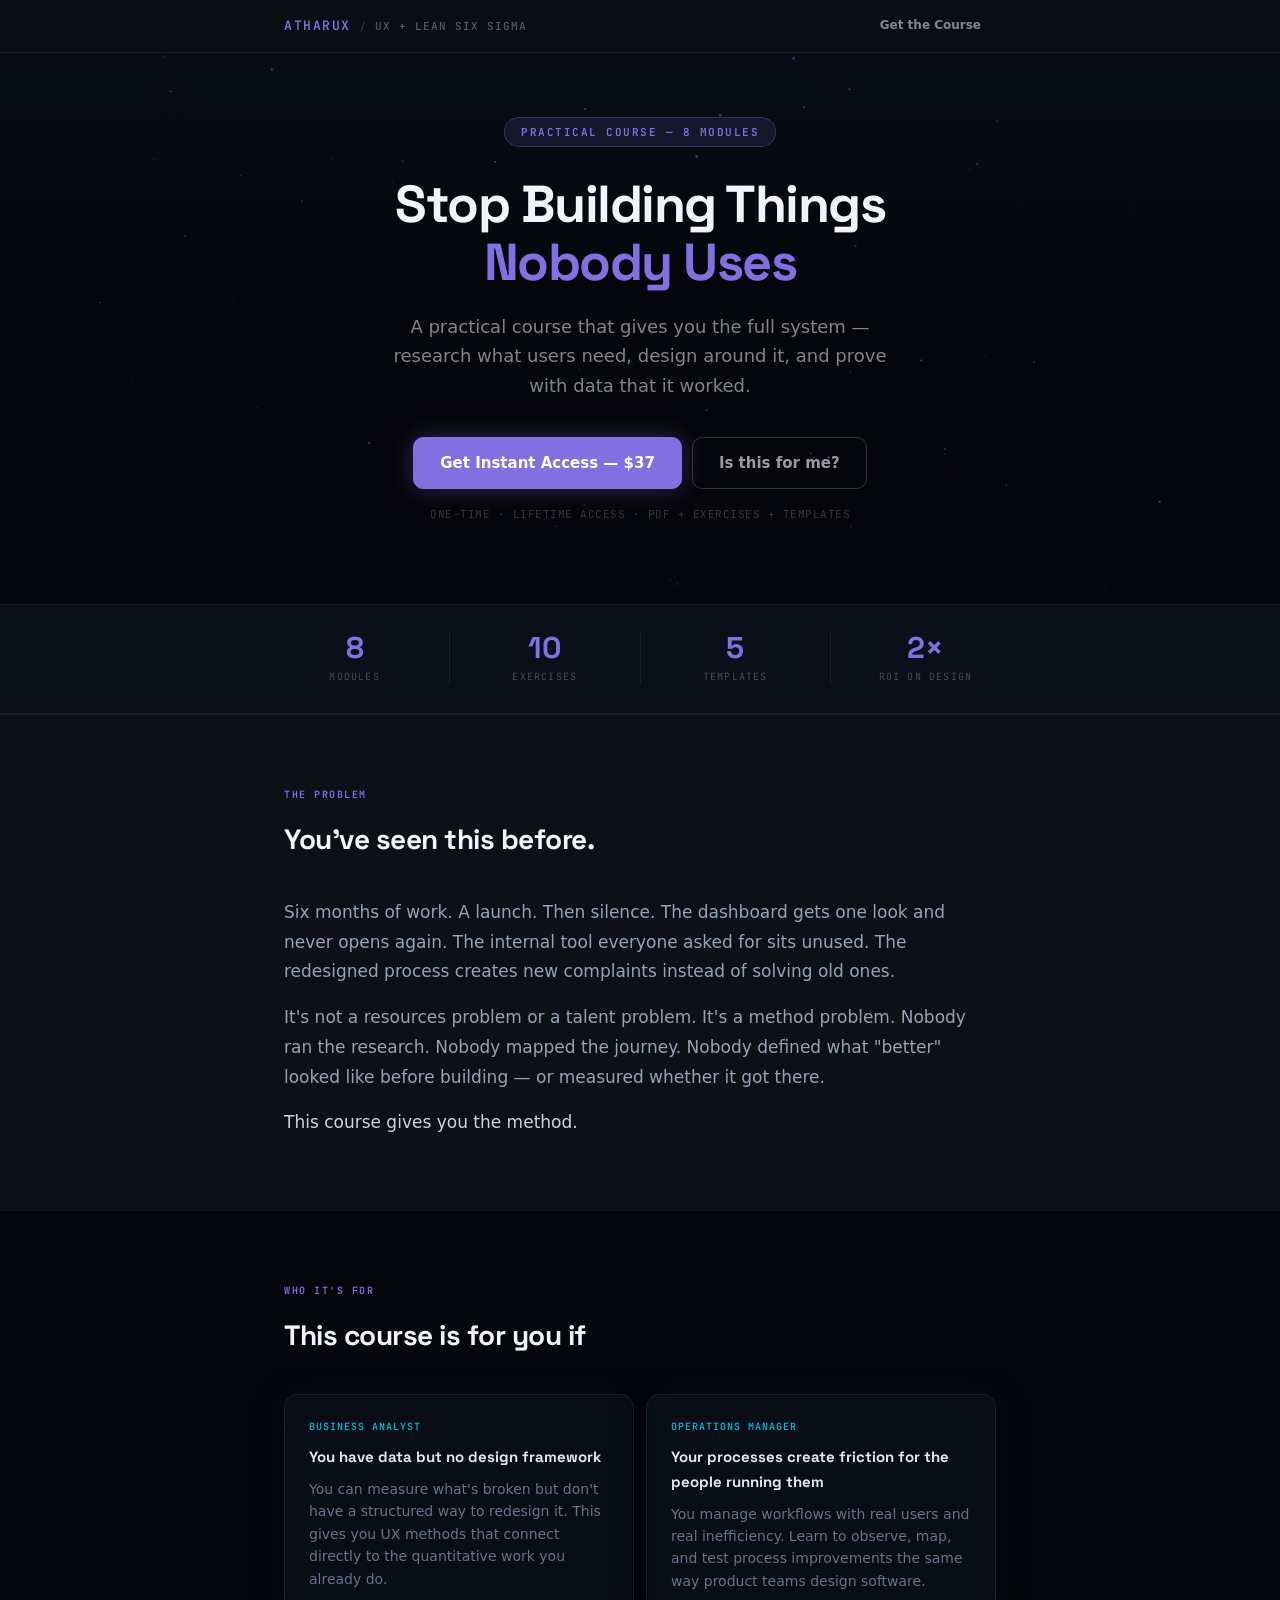
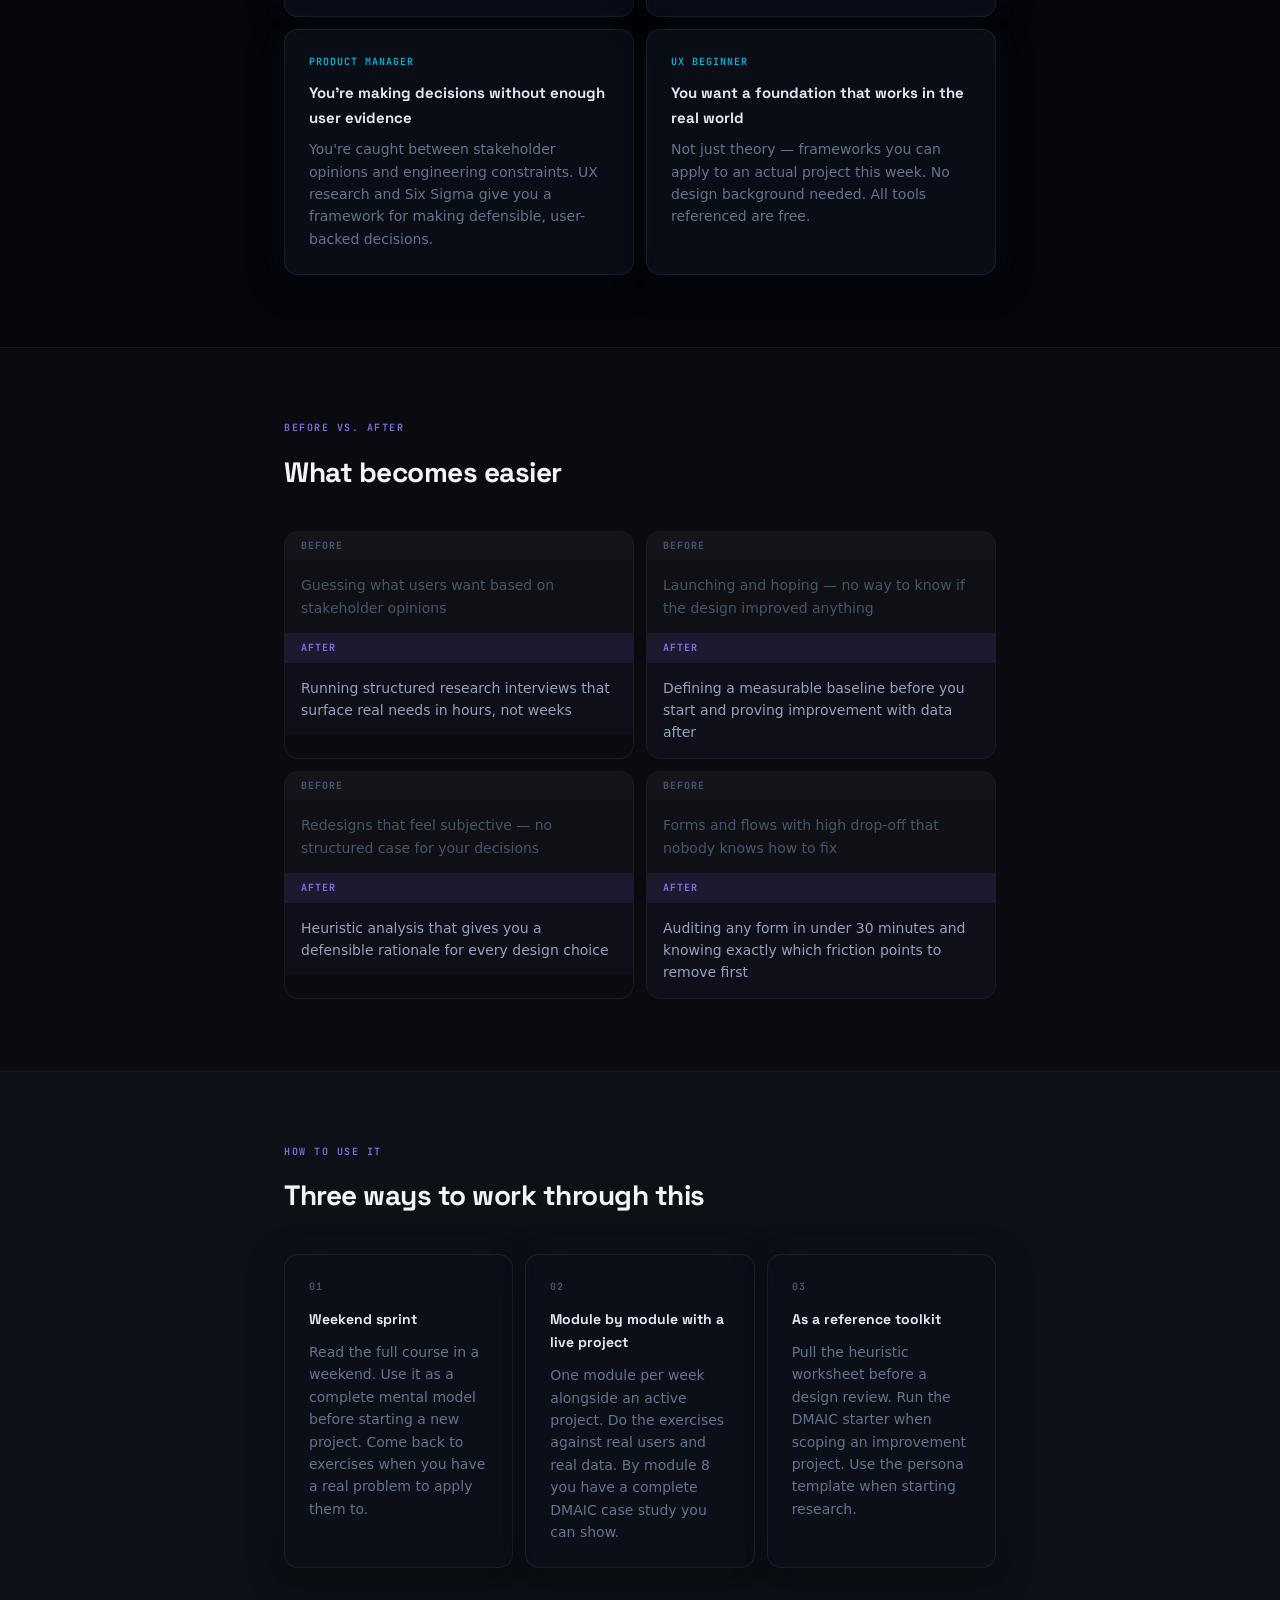
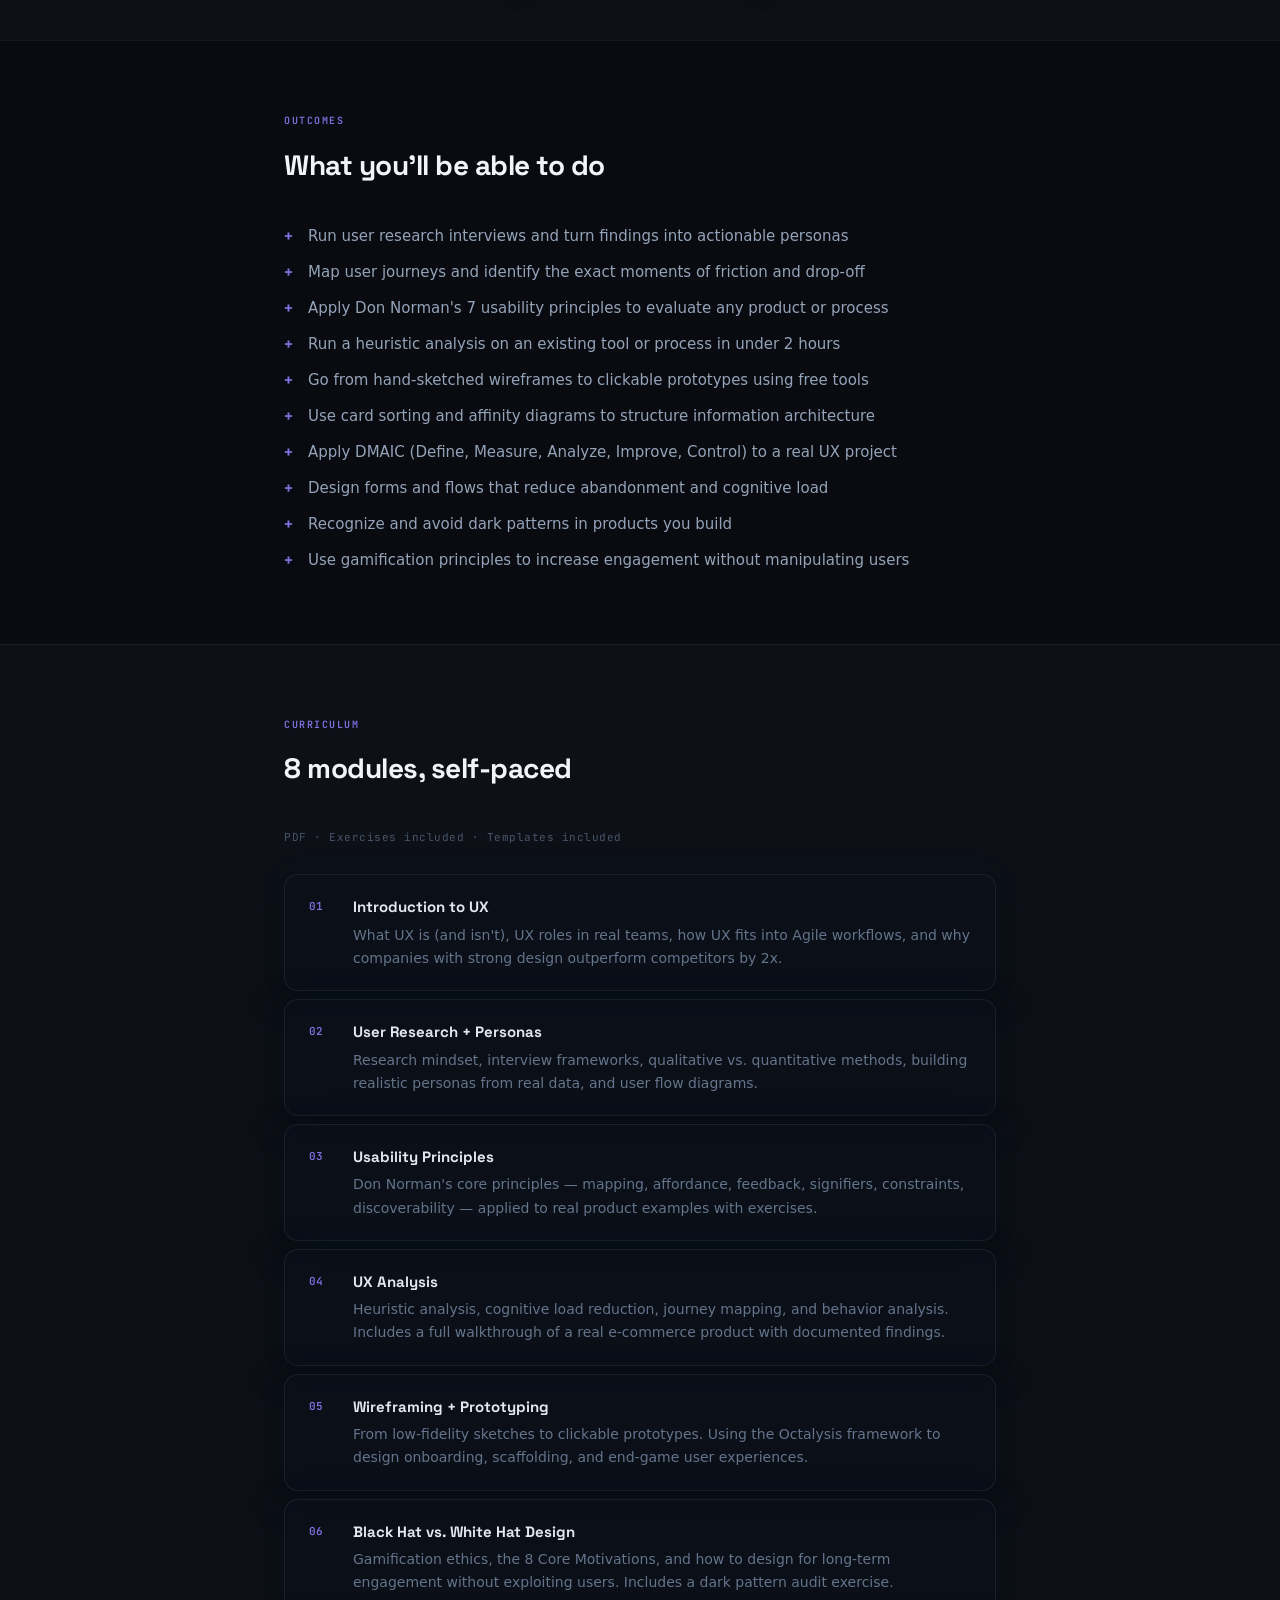
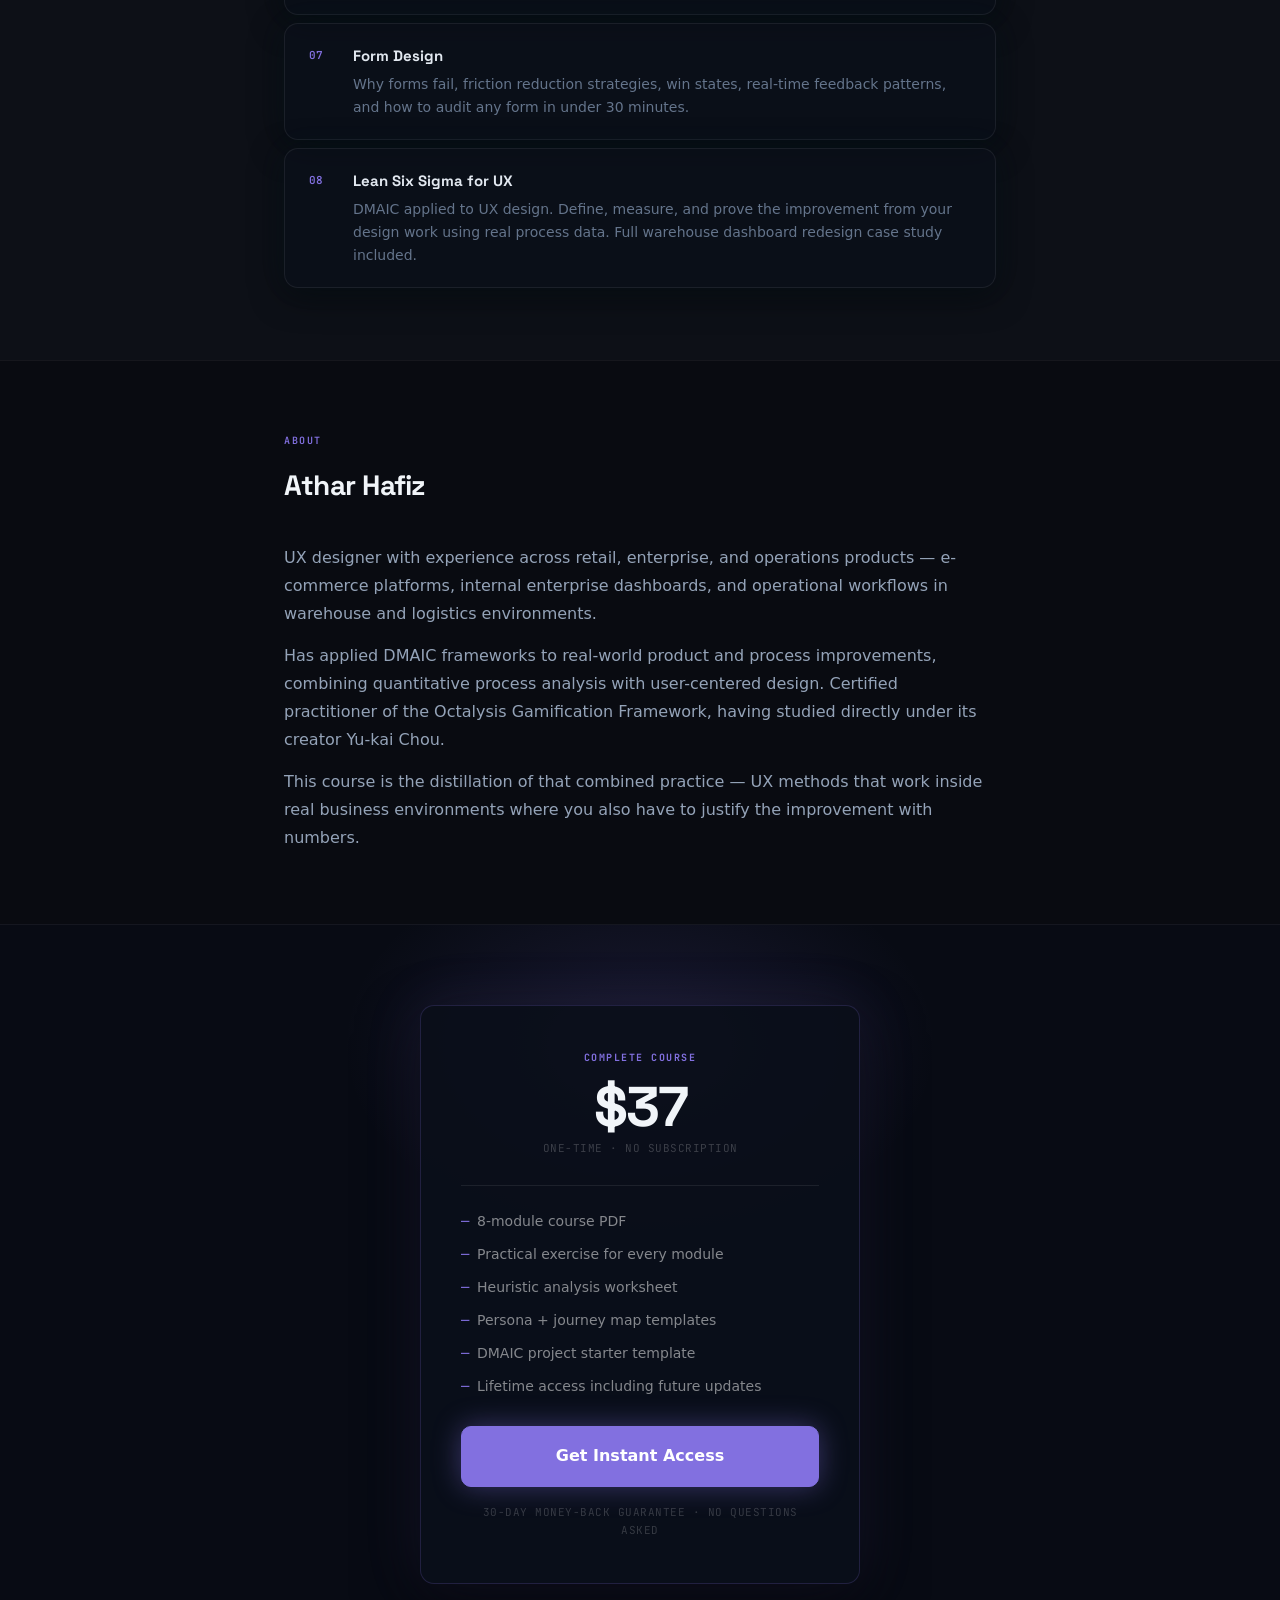
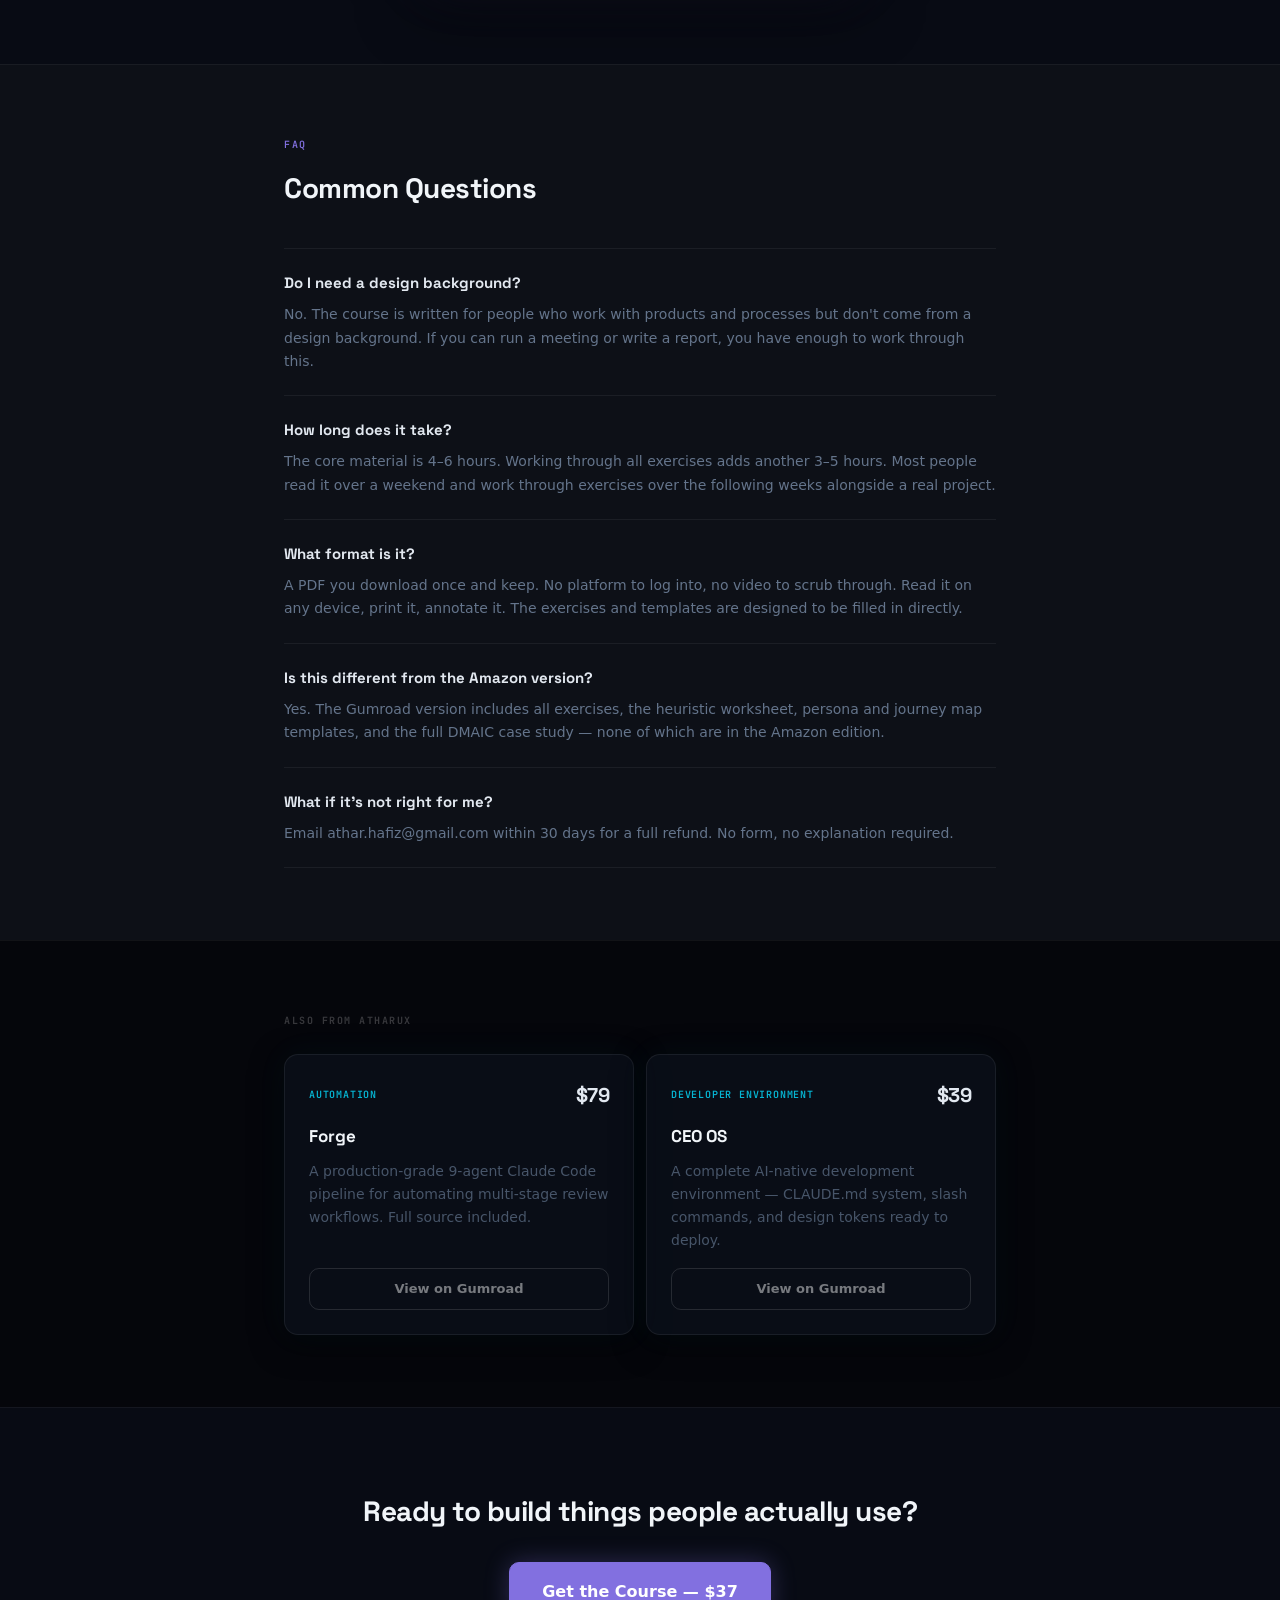
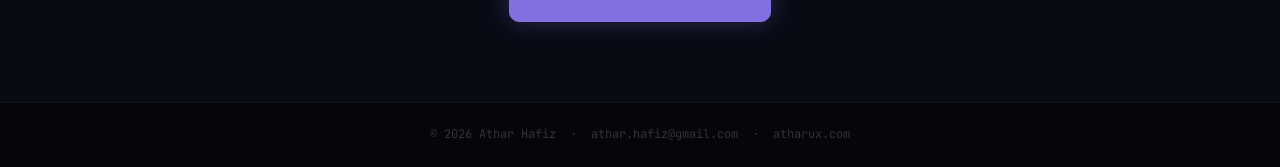
<file: index.html>
<!DOCTYPE html>
<html lang="en">
<head>
  <meta charset="UTF-8" />
  <meta name="viewport" content="width=device-width, initial-scale=1.0" />
  <title>UX Design + Lean Six Sigma — A Practical Course by Athar Hafiz</title>
  <meta name="description" content="Learn UX design methods and Lean Six Sigma together. A practical course for product managers, business analysts, and operations professionals." />
  <link rel="stylesheet" href="style.css" />
</head>
<body>

  <!-- NAV -->
  <nav>
    <div class="container nav-inner">
      <div class="nav-breadcrumb">
        <a href="https://atharux.com" class="nav-wordmark">ATHARUX</a>
        <span class="nav-sep">/</span>
        <span class="nav-label">UX + LEAN SIX SIGMA</span>
      </div>
      <a href="#buy" class="btn btn-sm">Get the Course</a>
    </div>
  </nav>

  <!-- HERO -->
  <header class="hero">
    <canvas id="hero-canvas"></canvas>
    <div class="hero-haze"></div>
    <div class="container hero-inner">
      <div class="badge">Practical Course — 8 Modules</div>
      <h1>Stop Building Things<br class="br-desktop" /> <em>Nobody Uses</em></h1>
      <p class="hero-sub">A practical course that gives you the full system — research what users need, design around it, and prove with data that it worked.</p>
      <div class="hero-ctas">
        <a href="#buy" class="btn btn-primary">Get Instant Access — $37</a>
        <a href="#for-you" class="btn btn-ghost">Is this for me?</a>
      </div>
      <p class="hero-note">ONE-TIME · LIFETIME ACCESS · PDF + EXERCISES + TEMPLATES</p>
    </div>
  </header>

  <!-- STAT STRIP -->
  <div class="stat-strip">
    <div class="stat-strip-inner">
      <div class="stat-item">
        <div class="stat-num">8</div>
        <div class="stat-desc">Modules</div>
      </div>
      <div class="stat-item">
        <div class="stat-num">10</div>
        <div class="stat-desc">Exercises</div>
      </div>
      <div class="stat-item">
        <div class="stat-num">5</div>
        <div class="stat-desc">Templates</div>
      </div>
      <div class="stat-item">
        <div class="stat-num">2×</div>
        <div class="stat-desc">ROI on Design</div>
      </div>
    </div>
  </div>

  <!-- PROBLEM -->
  <section class="section-a">
    <div class="container">
      <div class="section-label">The Problem</div>
      <h2 class="section-title">You've seen this before.</h2>
      <div class="problem-text">
        <p>Six months of work. A launch. Then silence. The dashboard gets one look and never opens again. The internal tool everyone asked for sits unused. The redesigned process creates new complaints instead of solving old ones.</p>
        <p>It's not a resources problem or a talent problem. It's a method problem. Nobody ran the research. Nobody mapped the journey. Nobody defined what "better" looked like before building — or measured whether it got there.</p>
        <p>This course gives you the method.</p>
      </div>
    </div>
  </section>

  <!-- WHO IT'S FOR -->
  <section class="section-c" id="for-you">
    <div class="container">
      <div class="section-label">Who It's For</div>
      <h2 class="section-title">This course is for you if</h2>
      <div class="for-grid">
        <div class="for-card glass-card">
          <div class="for-card-label">Business Analyst</div>
          <h3>You have data but no design framework</h3>
          <p>You can measure what's broken but don't have a structured way to redesign it. This gives you UX methods that connect directly to the quantitative work you already do.</p>
        </div>
        <div class="for-card glass-card">
          <div class="for-card-label">Operations Manager</div>
          <h3>Your processes create friction for the people running them</h3>
          <p>You manage workflows with real users and real inefficiency. Learn to observe, map, and test process improvements the same way product teams design software.</p>
        </div>
        <div class="for-card glass-card">
          <div class="for-card-label">Product Manager</div>
          <h3>You're making decisions without enough user evidence</h3>
          <p>You're caught between stakeholder opinions and engineering constraints. UX research and Six Sigma give you a framework for making defensible, user-backed decisions.</p>
        </div>
        <div class="for-card glass-card">
          <div class="for-card-label">UX Beginner</div>
          <h3>You want a foundation that works in the real world</h3>
          <p>Not just theory — frameworks you can apply to an actual project this week. No design background needed. All tools referenced are free.</p>
        </div>
      </div>
    </div>
  </section>

  <!-- WHAT BECOMES EASIER -->
  <section class="section-b">
    <div class="container">
      <div class="section-label">Before vs. After</div>
      <h2 class="section-title">What becomes easier</h2>
      <div class="easier-grid">
        <div class="easier-item">
          <div class="easier-before">Before</div>
          <div class="easier-before-text">Guessing what users want based on stakeholder opinions</div>
          <div class="easier-after">After</div>
          <div class="easier-after-text">Running structured research interviews that surface real needs in hours, not weeks</div>
        </div>
        <div class="easier-item">
          <div class="easier-before">Before</div>
          <div class="easier-before-text">Launching and hoping — no way to know if the design improved anything</div>
          <div class="easier-after">After</div>
          <div class="easier-after-text">Defining a measurable baseline before you start and proving improvement with data after</div>
        </div>
        <div class="easier-item">
          <div class="easier-before">Before</div>
          <div class="easier-before-text">Redesigns that feel subjective — no structured case for your decisions</div>
          <div class="easier-after">After</div>
          <div class="easier-after-text">Heuristic analysis that gives you a defensible rationale for every design choice</div>
        </div>
        <div class="easier-item">
          <div class="easier-before">Before</div>
          <div class="easier-before-text">Forms and flows with high drop-off that nobody knows how to fix</div>
          <div class="easier-after">After</div>
          <div class="easier-after-text">Auditing any form in under 30 minutes and knowing exactly which friction points to remove first</div>
        </div>
      </div>
    </div>
  </section>

  <!-- HOW TO USE IT -->
  <section class="section-a">
    <div class="container">
      <div class="section-label">How to Use It</div>
      <h2 class="section-title">Three ways to work through this</h2>
      <div class="howto-grid">
        <div class="howto-card glass-card">
          <div class="howto-num">01</div>
          <h3>Weekend sprint</h3>
          <p>Read the full course in a weekend. Use it as a complete mental model before starting a new project. Come back to exercises when you have a real problem to apply them to.</p>
        </div>
        <div class="howto-card glass-card">
          <div class="howto-num">02</div>
          <h3>Module by module with a live project</h3>
          <p>One module per week alongside an active project. Do the exercises against real users and real data. By module 8 you have a complete DMAIC case study you can show.</p>
        </div>
        <div class="howto-card glass-card">
          <div class="howto-num">03</div>
          <h3>As a reference toolkit</h3>
          <p>Pull the heuristic worksheet before a design review. Run the DMAIC starter when scoping an improvement project. Use the persona template when starting research.</p>
        </div>
      </div>
    </div>
  </section>

  <!-- WHAT YOU'LL LEARN -->
  <section class="section-b">
    <div class="container">
      <div class="section-label">Outcomes</div>
      <h2 class="section-title">What you'll be able to do</h2>
      <ul class="learn-list">
        <li>Run user research interviews and turn findings into actionable personas</li>
        <li>Map user journeys and identify the exact moments of friction and drop-off</li>
        <li>Apply Don Norman's 7 usability principles to evaluate any product or process</li>
        <li>Run a heuristic analysis on an existing tool or process in under 2 hours</li>
        <li>Go from hand-sketched wireframes to clickable prototypes using free tools</li>
        <li>Use card sorting and affinity diagrams to structure information architecture</li>
        <li>Apply DMAIC (Define, Measure, Analyze, Improve, Control) to a real UX project</li>
        <li>Design forms and flows that reduce abandonment and cognitive load</li>
        <li>Recognize and avoid dark patterns in products you build</li>
        <li>Use gamification principles to increase engagement without manipulating users</li>
      </ul>
    </div>
  </section>

  <!-- CURRICULUM -->
  <section class="section-a" id="curriculum">
    <div class="container">
      <div class="section-label">Curriculum</div>
      <h2 class="section-title">8 modules, self-paced</h2>
      <p class="curriculum-sub">PDF · Exercises included · Templates included</p>
      <div class="modules">
        <div class="module glass-card">
          <div class="module-num">01</div>
          <div class="module-content">
            <h3>Introduction to UX</h3>
            <p>What UX is (and isn't), UX roles in real teams, how UX fits into Agile workflows, and why companies with strong design outperform competitors by 2x.</p>
          </div>
        </div>
        <div class="module glass-card">
          <div class="module-num">02</div>
          <div class="module-content">
            <h3>User Research + Personas</h3>
            <p>Research mindset, interview frameworks, qualitative vs. quantitative methods, building realistic personas from real data, and user flow diagrams.</p>
          </div>
        </div>
        <div class="module glass-card">
          <div class="module-num">03</div>
          <div class="module-content">
            <h3>Usability Principles</h3>
            <p>Don Norman's core principles — mapping, affordance, feedback, signifiers, constraints, discoverability — applied to real product examples with exercises.</p>
          </div>
        </div>
        <div class="module glass-card">
          <div class="module-num">04</div>
          <div class="module-content">
            <h3>UX Analysis</h3>
            <p>Heuristic analysis, cognitive load reduction, journey mapping, and behavior analysis. Includes a full walkthrough of a real e-commerce product with documented findings.</p>
          </div>
        </div>
        <div class="module glass-card">
          <div class="module-num">05</div>
          <div class="module-content">
            <h3>Wireframing + Prototyping</h3>
            <p>From low-fidelity sketches to clickable prototypes. Using the Octalysis framework to design onboarding, scaffolding, and end-game user experiences.</p>
          </div>
        </div>
        <div class="module glass-card">
          <div class="module-num">06</div>
          <div class="module-content">
            <h3>Black Hat vs. White Hat Design</h3>
            <p>Gamification ethics, the 8 Core Motivations, and how to design for long-term engagement without exploiting users. Includes a dark pattern audit exercise.</p>
          </div>
        </div>
        <div class="module glass-card">
          <div class="module-num">07</div>
          <div class="module-content">
            <h3>Form Design</h3>
            <p>Why forms fail, friction reduction strategies, win states, real-time feedback patterns, and how to audit any form in under 30 minutes.</p>
          </div>
        </div>
        <div class="module glass-card">
          <div class="module-num">08</div>
          <div class="module-content">
            <h3>Lean Six Sigma for UX</h3>
            <p>DMAIC applied to UX design. Define, measure, and prove the improvement from your design work using real process data. Full warehouse dashboard redesign case study included.</p>
          </div>
        </div>
      </div>
    </div>
  </section>

  <!-- AUTHOR -->
  <section class="section-b">
    <div class="container">
      <div class="section-label">About</div>
      <h2 class="section-title">Athar Hafiz</h2>
      <div class="author-text">
        <p>UX designer with experience across retail, enterprise, and operations products — e-commerce platforms, internal enterprise dashboards, and operational workflows in warehouse and logistics environments.</p>
        <p>Has applied DMAIC frameworks to real-world product and process improvements, combining quantitative process analysis with user-centered design. Certified practitioner of the Octalysis Gamification Framework, having studied directly under its creator Yu-kai Chou.</p>
        <p>This course is the distillation of that combined practice — UX methods that work inside real business environments where you also have to justify the improvement with numbers.</p>
      </div>
    </div>
  </section>

  <!-- BUY -->
  <section class="buy-wrapper" id="buy">
    <div class="container">
      <div class="buy-card">
        <div class="buy-label">Complete Course</div>
        <div class="price">$37</div>
        <div class="price-note">ONE-TIME · NO SUBSCRIPTION</div>
        <ul class="buy-list">
          <li>8-module course PDF</li>
          <li>Practical exercise for every module</li>
          <li>Heuristic analysis worksheet</li>
          <li>Persona + journey map templates</li>
          <li>DMAIC project starter template</li>
          <li>Lifetime access including future updates</li>
        </ul>
        <a href="https://atharix1.gumroad.com/l/drzkp" class="btn btn-primary btn-large">Get Instant Access</a>
        <p class="guarantee">30-DAY MONEY-BACK GUARANTEE · NO QUESTIONS ASKED</p>
      </div>
    </div>
  </section>

  <!-- FAQ -->
  <section class="section-a">
    <div class="container">
      <div class="section-label">FAQ</div>
      <h2 class="section-title">Common Questions</h2>
      <div class="faq-list">
        <div class="faq-item">
          <h3>Do I need a design background?</h3>
          <p>No. The course is written for people who work with products and processes but don't come from a design background. If you can run a meeting or write a report, you have enough to work through this.</p>
        </div>
        <div class="faq-item">
          <h3>How long does it take?</h3>
          <p>The core material is 4–6 hours. Working through all exercises adds another 3–5 hours. Most people read it over a weekend and work through exercises over the following weeks alongside a real project.</p>
        </div>
        <div class="faq-item">
          <h3>What format is it?</h3>
          <p>A PDF you download once and keep. No platform to log into, no video to scrub through. Read it on any device, print it, annotate it. The exercises and templates are designed to be filled in directly.</p>
        </div>
        <div class="faq-item">
          <h3>Is this different from the Amazon version?</h3>
          <p>Yes. The Gumroad version includes all exercises, the heuristic worksheet, persona and journey map templates, and the full DMAIC case study — none of which are in the Amazon edition.</p>
        </div>
        <div class="faq-item">
          <h3>What if it's not right for me?</h3>
          <p>Email athar.hafiz@gmail.com within 30 days for a full refund. No form, no explanation required.</p>
        </div>
      </div>
    </div>
  </section>

  <!-- MORE FROM ATHARUX -->
  <section class="section-c">
    <div class="container">
      <span class="more-eyebrow">Also from ATHARUX</span>
      <div class="more-grid">
        <div class="more-card glass-card">
          <div class="more-card-top">
            <span class="more-tag">Automation</span>
            <span class="more-price">$79</span>
          </div>
          <h3>Forge</h3>
          <p>A production-grade 9-agent Claude Code pipeline for automating multi-stage review workflows. Full source included.</p>
          <a href="https://atharix1.gumroad.com/l/znilz" class="btn more-btn">View on Gumroad</a>
        </div>
        <div class="more-card glass-card">
          <div class="more-card-top">
            <span class="more-tag">Developer Environment</span>
            <span class="more-price">$39</span>
          </div>
          <h3>CEO OS</h3>
          <p>A complete AI-native development environment — CLAUDE.md system, slash commands, and design tokens ready to deploy.</p>
          <a href="https://atharix1.gumroad.com/l/uecxe" class="btn more-btn">View on Gumroad</a>
        </div>
      </div>
    </div>
  </section>

  <!-- FOOTER CTA -->
  <section class="footer-cta">
    <div class="container">
      <h2>Ready to build things people actually use?</h2>
      <a href="#buy" class="btn btn-primary btn-large">Get the Course — $37</a>
    </div>
  </section>

  <!-- FOOTER -->
  <footer>
    <div class="container">
      <p>© 2026 Athar Hafiz &nbsp;·&nbsp; <a href="mailto:athar.hafiz@gmail.com">athar.hafiz@gmail.com</a> &nbsp;·&nbsp; <a href="https://atharux.com">atharux.com</a></p>
    </div>
  </footer>

  <!-- CONSTELLATION CANVAS -->
  <script>
    (function () {
      const canvas = document.getElementById('hero-canvas');
      const ctx = canvas.getContext('2d');
      let W, H, particles = [], animId;

      function resize() {
        W = canvas.width  = canvas.offsetWidth;
        H = canvas.height = canvas.offsetHeight;
      }

      function Particle() {
        this.x = Math.random() * W;
        this.y = Math.random() * H;
        this.vx = (Math.random() - 0.5) * 0.3;
        this.vy = (Math.random() - 0.5) * 0.3;
        this.r  = Math.random() * 1.2 + 0.3;
        this.phase = Math.random() * Math.PI * 2;
        this.speed = 0.008 + Math.random() * 0.012;
      }

      function init() {
        particles = Array.from({ length: 80 }, () => new Particle());
      }

      function draw(t) {
        ctx.clearRect(0, 0, W, H);
        particles.forEach(p => {
          p.x += p.vx; p.y += p.vy;
          if (p.x < 0) p.x = W; if (p.x > W) p.x = 0;
          if (p.y < 0) p.y = H; if (p.y > H) p.y = 0;
          const alpha = 0.25 + 0.25 * Math.sin(t * p.speed + p.phase);
          ctx.beginPath();
          ctx.arc(p.x, p.y, p.r, 0, Math.PI * 2);
          ctx.fillStyle = `rgba(130,112,224,${alpha})`;
          ctx.fill();
        });
        // draw lines between nearby particles
        for (let i = 0; i < particles.length; i++) {
          for (let j = i + 1; j < particles.length; j++) {
            const dx = particles[i].x - particles[j].x;
            const dy = particles[i].y - particles[j].y;
            const dist = Math.sqrt(dx*dx + dy*dy);
            if (dist < 100) {
              ctx.beginPath();
              ctx.moveTo(particles[i].x, particles[i].y);
              ctx.lineTo(particles[j].x, particles[j].y);
              ctx.strokeStyle = `rgba(130,112,224,${0.06 * (1 - dist/100)})`;
              ctx.lineWidth = 0.5;
              ctx.stroke();
            }
          }
        }
        animId = requestAnimationFrame(draw);
      }

      resize();
      init();
      requestAnimationFrame(draw);
      window.addEventListener('resize', () => { resize(); init(); });
    })();
  </script>

</body>
</html>
</file>
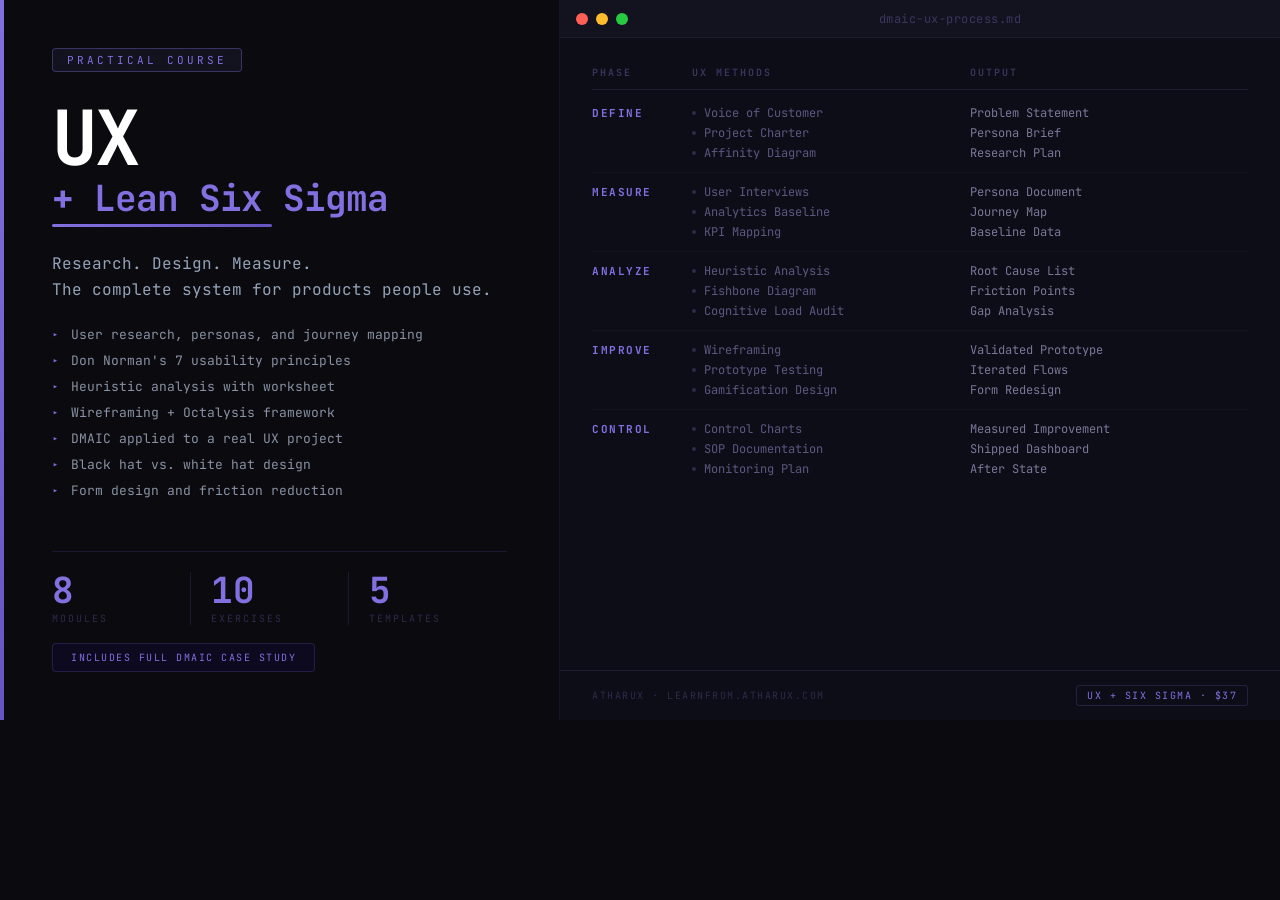
<file: ux-course-cover.html>
<!DOCTYPE html>
<html>
<head>
<meta charset="utf-8">
<style>
@import url('https://fonts.googleapis.com/css2?family=JetBrains+Mono:wght@400;600;700&display=swap');

* { margin: 0; padding: 0; box-sizing: border-box; }

body {
  width: 1280px;
  height: 720px;
  overflow: hidden;
  background: #0a0a0f;
  font-family: 'JetBrains Mono', 'SF Mono', 'Fira Code', monospace;
  display: flex;
}

/* ── LEFT ── */
.left {
  width: 560px;
  height: 720px;
  padding: 48px 52px;
  display: flex;
  flex-direction: column;
  border-right: 1px solid #16132a;
  position: relative;
}

.left::before {
  content: '';
  position: absolute;
  left: 0; top: 0;
  width: 4px; height: 100%;
  background: linear-gradient(180deg, #8270e0, #6655c0);
}

.tag {
  display: inline-flex;
  align-items: center;
  padding: 4px 14px;
  border: 1px solid rgba(130, 112, 224, 0.35);
  background: rgba(130, 112, 224, 0.08);
  border-radius: 4px;
  color: #8270e0;
  font-size: 11px;
  letter-spacing: 3px;
  width: fit-content;
  margin-bottom: 28px;
}

h1 {
  font-size: 76px;
  font-weight: 700;
  color: #fff;
  letter-spacing: -3px;
  line-height: 1;
  margin-bottom: 4px;
}

.h1-line2 {
  font-size: 36px;
  font-weight: 700;
  color: #8270e0;
  letter-spacing: -1px;
  line-height: 1;
  margin-bottom: 8px;
}

.underline {
  width: 220px;
  height: 3px;
  background: linear-gradient(90deg, #8270e0, #6655c0);
  border-radius: 2px;
  margin-bottom: 24px;
}

.sub {
  font-size: 16px;
  color: #94a3b8;
  font-weight: 400;
  margin-bottom: 24px;
  line-height: 1.6;
}

.feature-list {
  display: flex;
  flex-direction: column;
  gap: 9px;
  margin-bottom: auto;
}

.feature {
  display: flex;
  align-items: center;
  gap: 12px;
  font-size: 13px;
  color: #8892a4;
}

.feature::before {
  content: '▸';
  color: #8270e0;
  font-size: 11px;
  flex-shrink: 0;
}

.divider {
  height: 1px;
  background: #1a1830;
  margin: 20px 0;
}

.stats {
  display: flex;
  gap: 0;
}

.stat {
  flex: 1;
  padding-right: 20px;
  border-right: 1px solid #1a1830;
  margin-right: 20px;
}
.stat:last-child { border-right: none; margin-right: 0; }

.stat-num {
  font-size: 36px;
  font-weight: 700;
  color: #8270e0;
  line-height: 1;
  margin-bottom: 4px;
}

.stat-label {
  font-size: 10px;
  color: #2e2a4a;
  letter-spacing: 2px;
}

.badge {
  margin-top: 18px;
  padding: 7px 18px;
  border: 1px solid rgba(130, 112, 224, 0.2);
  background: #0d0a1f;
  border-radius: 4px;
  color: #8270e0;
  font-size: 10px;
  letter-spacing: 1.5px;
  text-align: center;
  width: fit-content;
}

/* ── RIGHT ── */
.right {
  flex: 1;
  height: 720px;
  background: #0d0d18;
  display: flex;
  flex-direction: column;
}

.titlebar {
  height: 38px;
  background: #13121f;
  display: flex;
  align-items: center;
  padding: 0 16px;
  gap: 8px;
  border-bottom: 1px solid #1e1c30;
  flex-shrink: 0;
}

.dot { width: 12px; height: 12px; border-radius: 50%; }
.dot-r { background: #ff5f57; }
.dot-y { background: #ffbd2e; }
.dot-g { background: #28ca41; }

.filename {
  margin: 0 auto;
  color: #3a3760;
  font-size: 12px;
  letter-spacing: 0.5px;
}

/* PROCESS BOARD */
.board {
  flex: 1;
  padding: 28px 32px;
  display: flex;
  flex-direction: column;
  gap: 0;
  overflow: hidden;
}

.board-header {
  display: grid;
  grid-template-columns: 100px 1fr 1fr;
  gap: 0;
  padding-bottom: 10px;
  border-bottom: 1px solid #1e1c30;
  margin-bottom: 4px;
}

.col-head {
  font-size: 10px;
  letter-spacing: 2px;
  color: #3a3760;
  font-weight: 600;
}

.phase-row {
  display: grid;
  grid-template-columns: 100px 1fr 1fr;
  gap: 0;
  padding: 11px 0;
  border-bottom: 1px solid #13121f;
  align-items: start;
}

.phase-row:last-child { border-bottom: none; }

.phase-tag {
  font-size: 11px;
  font-weight: 700;
  letter-spacing: 1.5px;
  color: #8270e0;
  padding-top: 1px;
}

.methods {
  display: flex;
  flex-direction: column;
  gap: 4px;
}

.method {
  font-size: 12px;
  color: #5a5880;
  display: flex;
  align-items: center;
  gap: 8px;
}

.method::before {
  content: '';
  width: 4px;
  height: 4px;
  border-radius: 50%;
  background: #2e2a4a;
  flex-shrink: 0;
}

.outputs {
  display: flex;
  flex-direction: column;
  gap: 4px;
}

.output {
  font-size: 12px;
  color: #7a7898;
}

/* connector arrow between phases */
.connector {
  display: flex;
  align-items: center;
  padding: 0 0 0 8px;
  height: 14px;
}

.connector-line {
  width: 2px;
  height: 14px;
  background: #1e1c30;
  margin-left: 38px;
}

/* bottom bar */
.board-footer {
  border-top: 1px solid #1e1c30;
  padding: 14px 32px;
  display: flex;
  align-items: center;
  justify-content: space-between;
}

.footer-label {
  font-size: 10px;
  letter-spacing: 1.5px;
  color: #2e2a4a;
}

.footer-tag {
  font-size: 10px;
  letter-spacing: 1.5px;
  color: #8270e0;
  border: 1px solid rgba(130,112,224,0.2);
  padding: 3px 10px;
  border-radius: 3px;
}
</style>
</head>
<body>

<!-- LEFT -->
<div class="left">
  <div class="tag">PRACTICAL COURSE</div>
  <h1>UX</h1>
  <div class="h1-line2">+ Lean Six Sigma</div>
  <div class="underline"></div>
  <div class="sub">
    Research. Design. Measure.<br>
    The complete system for products people use.
  </div>
  <div class="feature-list">
    <div class="feature">User research, personas, and journey mapping</div>
    <div class="feature">Don Norman's 7 usability principles</div>
    <div class="feature">Heuristic analysis with worksheet</div>
    <div class="feature">Wireframing + Octalysis framework</div>
    <div class="feature">DMAIC applied to a real UX project</div>
    <div class="feature">Black hat vs. white hat design</div>
    <div class="feature">Form design and friction reduction</div>
  </div>
  <div class="divider"></div>
  <div class="stats">
    <div class="stat">
      <div class="stat-num">8</div>
      <div class="stat-label">MODULES</div>
    </div>
    <div class="stat">
      <div class="stat-num">10</div>
      <div class="stat-label">EXERCISES</div>
    </div>
    <div class="stat">
      <div class="stat-num">5</div>
      <div class="stat-label">TEMPLATES</div>
    </div>
  </div>
  <div class="badge">INCLUDES FULL DMAIC CASE STUDY</div>
</div>

<!-- RIGHT: DMAIC + UX Process Board -->
<div class="right">
  <div class="titlebar">
    <div class="dot dot-r"></div>
    <div class="dot dot-y"></div>
    <div class="dot dot-g"></div>
    <div class="filename">dmaic-ux-process.md</div>
  </div>

  <div class="board">
    <div class="board-header">
      <div class="col-head">PHASE</div>
      <div class="col-head">UX METHODS</div>
      <div class="col-head">OUTPUT</div>
    </div>

    <div class="phase-row">
      <div class="phase-tag">DEFINE</div>
      <div class="methods">
        <div class="method">Voice of Customer</div>
        <div class="method">Project Charter</div>
        <div class="method">Affinity Diagram</div>
      </div>
      <div class="outputs">
        <div class="output">Problem Statement</div>
        <div class="output">Persona Brief</div>
        <div class="output">Research Plan</div>
      </div>
    </div>

    <div class="phase-row">
      <div class="phase-tag">MEASURE</div>
      <div class="methods">
        <div class="method">User Interviews</div>
        <div class="method">Analytics Baseline</div>
        <div class="method">KPI Mapping</div>
      </div>
      <div class="outputs">
        <div class="output">Persona Document</div>
        <div class="output">Journey Map</div>
        <div class="output">Baseline Data</div>
      </div>
    </div>

    <div class="phase-row">
      <div class="phase-tag">ANALYZE</div>
      <div class="methods">
        <div class="method">Heuristic Analysis</div>
        <div class="method">Fishbone Diagram</div>
        <div class="method">Cognitive Load Audit</div>
      </div>
      <div class="outputs">
        <div class="output">Root Cause List</div>
        <div class="output">Friction Points</div>
        <div class="output">Gap Analysis</div>
      </div>
    </div>

    <div class="phase-row">
      <div class="phase-tag">IMPROVE</div>
      <div class="methods">
        <div class="method">Wireframing</div>
        <div class="method">Prototype Testing</div>
        <div class="method">Gamification Design</div>
      </div>
      <div class="outputs">
        <div class="output">Validated Prototype</div>
        <div class="output">Iterated Flows</div>
        <div class="output">Form Redesign</div>
      </div>
    </div>

    <div class="phase-row">
      <div class="phase-tag">CONTROL</div>
      <div class="methods">
        <div class="method">Control Charts</div>
        <div class="method">SOP Documentation</div>
        <div class="method">Monitoring Plan</div>
      </div>
      <div class="outputs">
        <div class="output">Measured Improvement</div>
        <div class="output">Shipped Dashboard</div>
        <div class="output">After State</div>
      </div>
    </div>

  </div>

  <div class="board-footer">
    <span class="footer-label">ATHARUX · LEARNFROM.ATHARUX.COM</span>
    <span class="footer-tag">UX + SIX SIGMA · $37</span>
  </div>
</div>

</body>
</html>
</file>
<file: style.css>
@import url('https://fonts.googleapis.com/css2?family=Space+Grotesk:wght@400;500;600;700&family=JetBrains+Mono:wght@400;600&display=swap');

/* =========================================================
   TOKENS
   ========================================================= */
:root {
  --purple:      #8270e0;
  --purple-glow: rgba(130,112,224,0.18);
  --teal:        #06b6d4;
  --teal-glow:   rgba(6,182,212,0.08);

  --radius-sm: 6px;
  --radius-md: 10px;
  --radius-lg: 14px;

  --ease: cubic-bezier(0.16, 1, 0.3, 1);

  --font-sans:    ui-sans-serif, system-ui, -apple-system, "Inter", "Segoe UI", Roboto, Helvetica, Arial;
  --font-heading: "Space Grotesk", ui-sans-serif, system-ui, sans-serif;
  --font-mono:    "JetBrains Mono", ui-monospace, monospace;
}

*, *::before, *::after { box-sizing: border-box; margin: 0; padding: 0; }
html { scroll-behavior: smooth; }

body {
  font-family: var(--font-sans);
  font-size: 16px;
  line-height: 1.65;
  color: #cbd5e1;
  background: #05060b;
}

h1, h2, h3 { font-family: var(--font-heading); color: #f1f5f9; }

a { color: inherit; }

.container {
  max-width: 760px;
  margin: 0 auto;
  padding: 0 24px;
}

/* ── NAV ── */
nav {
  position: sticky;
  top: 0;
  background: #0b0d14;
  border-bottom: 1px solid rgba(255,255,255,0.06);
  z-index: 200;
}
.nav-inner {
  display: flex;
  align-items: center;
  justify-content: space-between;
  height: 52px;
}
.nav-breadcrumb { display: flex; align-items: center; gap: 10px; }
.nav-wordmark {
  font-family: var(--font-mono);
  font-size: 13px;
  font-weight: 600;
  letter-spacing: 1.5px;
  text-transform: uppercase;
  color: var(--purple);
  text-decoration: none;
  transition: color 0.15s ease;
}
.nav-wordmark:hover { color: #967ff0; }
.nav-sep { font-size: 13px; color: rgba(255,255,255,0.2); user-select: none; }
.nav-label {
  font-family: var(--font-mono);
  font-size: 11px;
  font-weight: 600;
  letter-spacing: 1px;
  text-transform: uppercase;
  color: rgba(255,255,255,0.3);
}
.btn-sm {
  font-size: 12px;
  padding: 6px 14px;
  background: transparent;
  color: rgba(255,255,255,0.5);
  border: 1px solid rgba(255,255,255,0.14);
  border-radius: var(--radius-sm);
  font-family: var(--font-sans);
  font-weight: 600;
  text-decoration: none;
  transition: all 0.15s var(--ease);
}
.btn-sm:hover {
  background: rgba(255,255,255,0.06);
  border-color: rgba(255,255,255,0.25);
  color: rgba(255,255,255,0.85);
}

/* ── BUTTONS ── */
.btn {
  display: inline-block;
  text-decoration: none;
  font-family: var(--font-sans);
  font-weight: 600;
  border-radius: var(--radius-md);
  border: 1px solid transparent;
  cursor: pointer;
  transition: all 0.2s var(--ease);
}
.btn-primary {
  background: var(--purple);
  color: #fff;
  border-color: var(--purple);
  padding: 13px 26px;
  font-size: 15px;
  box-shadow: 0 0 24px rgba(130,112,224,0.3);
}
.btn-primary:hover {
  background: #967ff0;
  border-color: #967ff0;
  box-shadow: 0 0 36px rgba(130,112,224,0.5);
  transform: translateY(-1px);
}
.btn-ghost {
  background: transparent;
  color: rgba(255,255,255,0.6);
  border-color: rgba(255,255,255,0.18);
  padding: 13px 26px;
  font-size: 15px;
}
.btn-ghost:hover {
  background: rgba(255,255,255,0.06);
  border-color: rgba(255,255,255,0.35);
  color: rgba(255,255,255,0.85);
  transform: translateY(-1px);
}
.btn-large { padding: 16px 32px; font-size: 16px; }

/* ── HERO ── */
.hero {
  background: #05060b;
  color: #f1f5f9;
  padding: 64px 0 80px;
  text-align: center;
  position: relative;
  overflow: hidden;
}
.hero-haze {
  position: absolute;
  top: 0; left: 0; right: 0;
  height: 280px;
  background: linear-gradient(to bottom, rgba(59,130,246,0.05), transparent);
  pointer-events: none;
  z-index: 1;
}
#hero-canvas {
  position: absolute;
  inset: 0;
  width: 100%;
  height: 100%;
  pointer-events: none;
}
.hero-inner { position: relative; z-index: 2; }

.badge {
  display: inline-block;
  font-family: var(--font-mono);
  background: rgba(130,112,224,0.12);
  border: 1px solid rgba(130,112,224,0.3);
  color: var(--purple);
  font-size: 11px;
  font-weight: 600;
  letter-spacing: 1.5px;
  text-transform: uppercase;
  padding: 5px 16px;
  border-radius: 999px;
  margin-bottom: 28px;
}
.hero h1 {
  font-size: clamp(30px, 5.5vw, 52px);
  font-weight: 700;
  line-height: 1.12;
  letter-spacing: -1.5px;
  margin-bottom: 20px;
  color: #f1f5f9;
}
.hero h1 em {
  font-style: normal;
  color: var(--purple);
}
.br-desktop { display: none; }
@media (min-width: 600px) { .br-desktop { display: block; } }
.hero-sub {
  font-size: 18px;
  color: rgba(255,255,255,0.5);
  max-width: 520px;
  margin: 0 auto 36px;
  line-height: 1.65;
}
.hero-ctas {
  display: flex;
  gap: 10px;
  justify-content: center;
  flex-wrap: wrap;
  margin-bottom: 16px;
}
.hero-note {
  font-size: 11px;
  font-family: var(--font-mono);
  color: rgba(255,255,255,0.2);
  letter-spacing: 0.5px;
}

/* ── STAT STRIP ── */
.stat-strip {
  background: #0b0f1a;
  border-top: 1px solid rgba(255,255,255,0.06);
  border-bottom: 1px solid rgba(255,255,255,0.06);
  padding: 28px 24px;
}
.stat-strip-inner {
  display: flex;
  justify-content: center;
  max-width: 760px;
  margin: 0 auto;
}
.stat-item {
  flex: 1;
  text-align: center;
  padding: 0 16px;
  border-right: 1px solid rgba(255,255,255,0.07);
}
.stat-item:last-child { border-right: none; }
.stat-num {
  font-family: var(--font-heading);
  font-size: 30px;
  font-weight: 700;
  color: var(--purple);
  line-height: 1;
  margin-bottom: 6px;
}
.stat-desc {
  font-family: var(--font-mono);
  font-size: 10px;
  letter-spacing: 1.2px;
  text-transform: uppercase;
  color: rgba(255,255,255,0.25);
}

/* ── SECTIONS ── */
section { border-top: 1px solid rgba(255,255,255,0.05); }

.section-a { background: #0d1017; padding: 72px 0; }
.section-b { background: #090b11; padding: 72px 0; }
.section-c { background: #05060b; padding: 72px 0; }

.section-label {
  font-family: var(--font-mono);
  font-size: 10px;
  font-weight: 600;
  letter-spacing: 1.5px;
  text-transform: uppercase;
  color: var(--purple);
  margin-bottom: 12px;
}
h2.section-title {
  font-size: 28px;
  font-weight: 700;
  letter-spacing: -0.5px;
  margin-bottom: 36px;
  color: #f1f5f9;
}

/* ── GLASS CARD ── */
.glass-card {
  background: rgba(11,15,26,0.80);
  border: 1px solid rgba(255,255,255,0.07);
  border-radius: var(--radius-lg);
  box-shadow: 0 0 32px rgba(6,182,212,0.05), 0 8px 32px rgba(0,0,0,0.5);
  transition: box-shadow 0.3s var(--ease), transform 0.25s var(--ease), border-color 0.2s ease;
}
.glass-card:hover {
  box-shadow: 0 0 44px rgba(6,182,212,0.10), 0 8px 40px rgba(0,0,0,0.6);
  border-color: rgba(255,255,255,0.12);
  transform: translateY(-2px);
}

/* ── PROBLEM ── */
.problem-text p {
  color: #94a3b8;
  margin-bottom: 16px;
  font-size: 17px;
  line-height: 1.75;
}
.problem-text p:last-child { margin-bottom: 0; color: #cbd5e1; font-weight: 500; }

/* ── FOR GRID ── */
.for-grid {
  display: grid;
  grid-template-columns: 1fr 1fr;
  gap: 12px;
}
@media (max-width: 540px) { .for-grid { grid-template-columns: 1fr; } }
.for-card { padding: 24px; }
.for-card-label {
  font-family: var(--font-mono);
  font-size: 10px;
  font-weight: 600;
  letter-spacing: 1px;
  text-transform: uppercase;
  color: var(--teal);
  margin-bottom: 10px;
}
.for-card h3 { font-size: 15px; font-weight: 700; color: #e2e8f0; margin-bottom: 8px; }
.for-card p  { font-size: 14px; color: #64748b; line-height: 1.6; }

/* ── EASIER (BEFORE/AFTER) ── */
.easier-grid {
  display: grid;
  grid-template-columns: 1fr 1fr;
  gap: 12px;
}
@media (max-width: 540px) { .easier-grid { grid-template-columns: 1fr; } }
.easier-item {
  border: 1px solid rgba(255,255,255,0.07);
  border-radius: var(--radius-lg);
  overflow: hidden;
  transition: box-shadow 0.25s var(--ease);
}
.easier-item:hover { box-shadow: 0 0 24px rgba(6,182,212,0.08); }
.easier-before, .easier-after {
  font-family: var(--font-mono);
  font-size: 10px;
  font-weight: 700;
  letter-spacing: 1px;
  text-transform: uppercase;
  padding: 6px 16px;
}
.easier-before { background: rgba(255,255,255,0.04); color: #475569; }
.easier-after  { background: rgba(130,112,224,0.15); color: var(--purple); }
.easier-before-text, .easier-after-text {
  font-size: 14px;
  padding: 14px 16px;
  line-height: 1.6;
}
.easier-before-text { color: #475569; background: rgba(255,255,255,0.02); border-bottom: 1px solid rgba(255,255,255,0.05); }
.easier-after-text  { color: #94a3b8; background: rgba(130,112,224,0.04); }

/* ── HOWTO ── */
.howto-grid {
  display: grid;
  grid-template-columns: 1fr 1fr 1fr;
  gap: 12px;
}
@media (max-width: 640px) { .howto-grid { grid-template-columns: 1fr; } }
.howto-card { padding: 24px; }
.howto-num {
  font-family: var(--font-mono);
  font-size: 10px;
  font-weight: 700;
  letter-spacing: 1px;
  color: #475569;
  margin-bottom: 12px;
}
.howto-card h3 { font-size: 14px; font-weight: 700; color: #e2e8f0; margin-bottom: 10px; }
.howto-card p  { font-size: 14px; color: #64748b; line-height: 1.6; }

/* ── LEARN LIST ── */
.learn-list {
  list-style: none;
  display: grid;
  gap: 12px;
}
.learn-list li {
  padding-left: 24px;
  position: relative;
  font-size: 15px;
  color: #94a3b8;
  line-height: 1.6;
}
.learn-list li::before {
  content: '+';
  position: absolute;
  left: 0;
  color: var(--purple);
  font-weight: 700;
  font-family: var(--font-mono);
}

/* ── CURRICULUM ── */
.curriculum-sub {
  font-family: var(--font-mono);
  font-size: 11px;
  letter-spacing: 0.5px;
  color: #475569;
  margin-bottom: 28px;
}
.modules { display: grid; gap: 8px; }
.module {
  display: flex;
  gap: 20px;
  padding: 20px 24px;
}
.module-num {
  font-family: var(--font-mono);
  font-size: 11px;
  font-weight: 600;
  color: var(--purple);
  min-width: 24px;
  padding-top: 2px;
  flex-shrink: 0;
}
.module-content h3 { font-size: 15px; font-weight: 700; margin-bottom: 4px; color: #e2e8f0; }
.module-content p  { font-size: 14px; color: #64748b; }

/* ── AUTHOR ── */
.author-text p { color: #94a3b8; margin-bottom: 14px; font-size: 16px; line-height: 1.75; }
.author-text p:last-child { margin-bottom: 0; }

/* ── BUY ── */
.buy-wrapper {
  background: #080b14;
  padding: 80px 0;
  position: relative;
  overflow: hidden;
  border-top: 1px solid rgba(255,255,255,0.05);
}
.buy-wrapper::before {
  content: '';
  position: absolute;
  top: -80px; left: 50%;
  transform: translateX(-50%);
  width: 600px; height: 400px;
  background: radial-gradient(ellipse, rgba(130,112,224,0.14) 0%, transparent 70%);
  pointer-events: none;
}
.buy-card {
  background: rgba(11,15,26,0.90);
  border: 1px solid rgba(130,112,224,0.2);
  border-radius: var(--radius-lg);
  padding: 44px 40px;
  text-align: center;
  max-width: 440px;
  margin: 0 auto;
  box-shadow: 0 0 60px rgba(130,112,224,0.12), 0 24px 60px rgba(0,0,0,0.6);
  position: relative;
  z-index: 1;
}
.buy-label {
  font-family: var(--font-mono);
  font-size: 10px;
  font-weight: 700;
  text-transform: uppercase;
  letter-spacing: 1.5px;
  color: var(--purple);
  margin-bottom: 12px;
}
.price {
  font-family: var(--font-heading);
  font-size: 56px;
  font-weight: 700;
  letter-spacing: -2px;
  color: #f1f5f9;
  margin-bottom: 4px;
  line-height: 1;
}
.price-note {
  font-family: var(--font-mono);
  font-size: 11px;
  color: rgba(255,255,255,0.2);
  margin-bottom: 28px;
  letter-spacing: 0.5px;
}
.buy-list {
  list-style: none;
  text-align: left;
  margin-bottom: 28px;
  display: grid;
  gap: 10px;
  border-top: 1px solid rgba(255,255,255,0.08);
  padding-top: 24px;
}
.buy-list li { font-size: 14px; color: rgba(255,255,255,0.5); }
.buy-list li::before { content: '— '; color: var(--purple); font-family: var(--font-mono); }
.buy-wrapper .btn-primary {
  width: 100%;
  text-align: center;
  box-shadow: 0 0 28px rgba(130,112,224,0.4);
}
.guarantee {
  font-size: 11px;
  color: rgba(255,255,255,0.18);
  margin-top: 16px;
  font-family: var(--font-mono);
  letter-spacing: 0.5px;
}

/* ── FAQ ── */
.faq-list { display: grid; gap: 0; }
.faq-item {
  padding: 22px 0;
  border-bottom: 1px solid rgba(255,255,255,0.06);
}
.faq-item:first-child { border-top: 1px solid rgba(255,255,255,0.06); }
.faq-item h3 { font-size: 15px; font-weight: 700; margin-bottom: 8px; color: #e2e8f0; }
.faq-item p  { font-size: 14px; color: #64748b; }

/* ── MORE FROM ── */
.more-eyebrow {
  font-family: var(--font-mono);
  font-size: 10px;
  font-weight: 700;
  letter-spacing: 1.5px;
  text-transform: uppercase;
  color: rgba(255,255,255,0.2);
  display: block;
  margin-bottom: 24px;
}
.more-grid {
  display: grid;
  grid-template-columns: 1fr 1fr;
  gap: 12px;
}
@media (max-width: 540px) { .more-grid { grid-template-columns: 1fr; } }
.more-card {
  padding: 24px;
  display: flex;
  flex-direction: column;
  gap: 10px;
}
.more-card-top { display: flex; align-items: center; justify-content: space-between; }
.more-tag {
  font-family: var(--font-mono);
  font-size: 10px;
  font-weight: 600;
  letter-spacing: 0.8px;
  text-transform: uppercase;
  color: var(--teal);
}
.more-price {
  font-family: var(--font-heading);
  font-size: 20px;
  font-weight: 700;
  letter-spacing: -0.5px;
  color: #e2e8f0;
}
.more-card h3 { font-size: 17px; font-weight: 700; color: #f1f5f9; margin: 0; }
.more-card p  { font-size: 14px; color: #475569; flex: 1; }
.more-btn {
  margin-top: 6px;
  font-size: 13px;
  padding: 9px 16px;
  text-align: center;
  background: transparent;
  color: rgba(255,255,255,0.45);
  border-color: rgba(255,255,255,0.12);
}
.more-btn:hover {
  background: rgba(255,255,255,0.06);
  border-color: rgba(255,255,255,0.25);
  color: rgba(255,255,255,0.8);
}

/* ── FOOTER CTA ── */
.footer-cta {
  padding: 80px 0;
  background: #080b14;
  text-align: center;
  border-top: 1px solid rgba(255,255,255,0.05);
}
.footer-cta h2 {
  font-size: 28px;
  font-weight: 700;
  letter-spacing: -0.5px;
  margin-bottom: 28px;
  color: #f1f5f9;
}

/* ── FOOTER ── */
footer {
  padding: 22px 0;
  background: #05060b;
  border-top: 1px solid rgba(255,255,255,0.05);
  text-align: center;
}
footer p { font-size: 12px; color: rgba(255,255,255,0.18); font-family: var(--font-mono); }
footer a { color: rgba(255,255,255,0.18); text-decoration: none; }
footer a:hover { color: var(--purple); }
</file>
